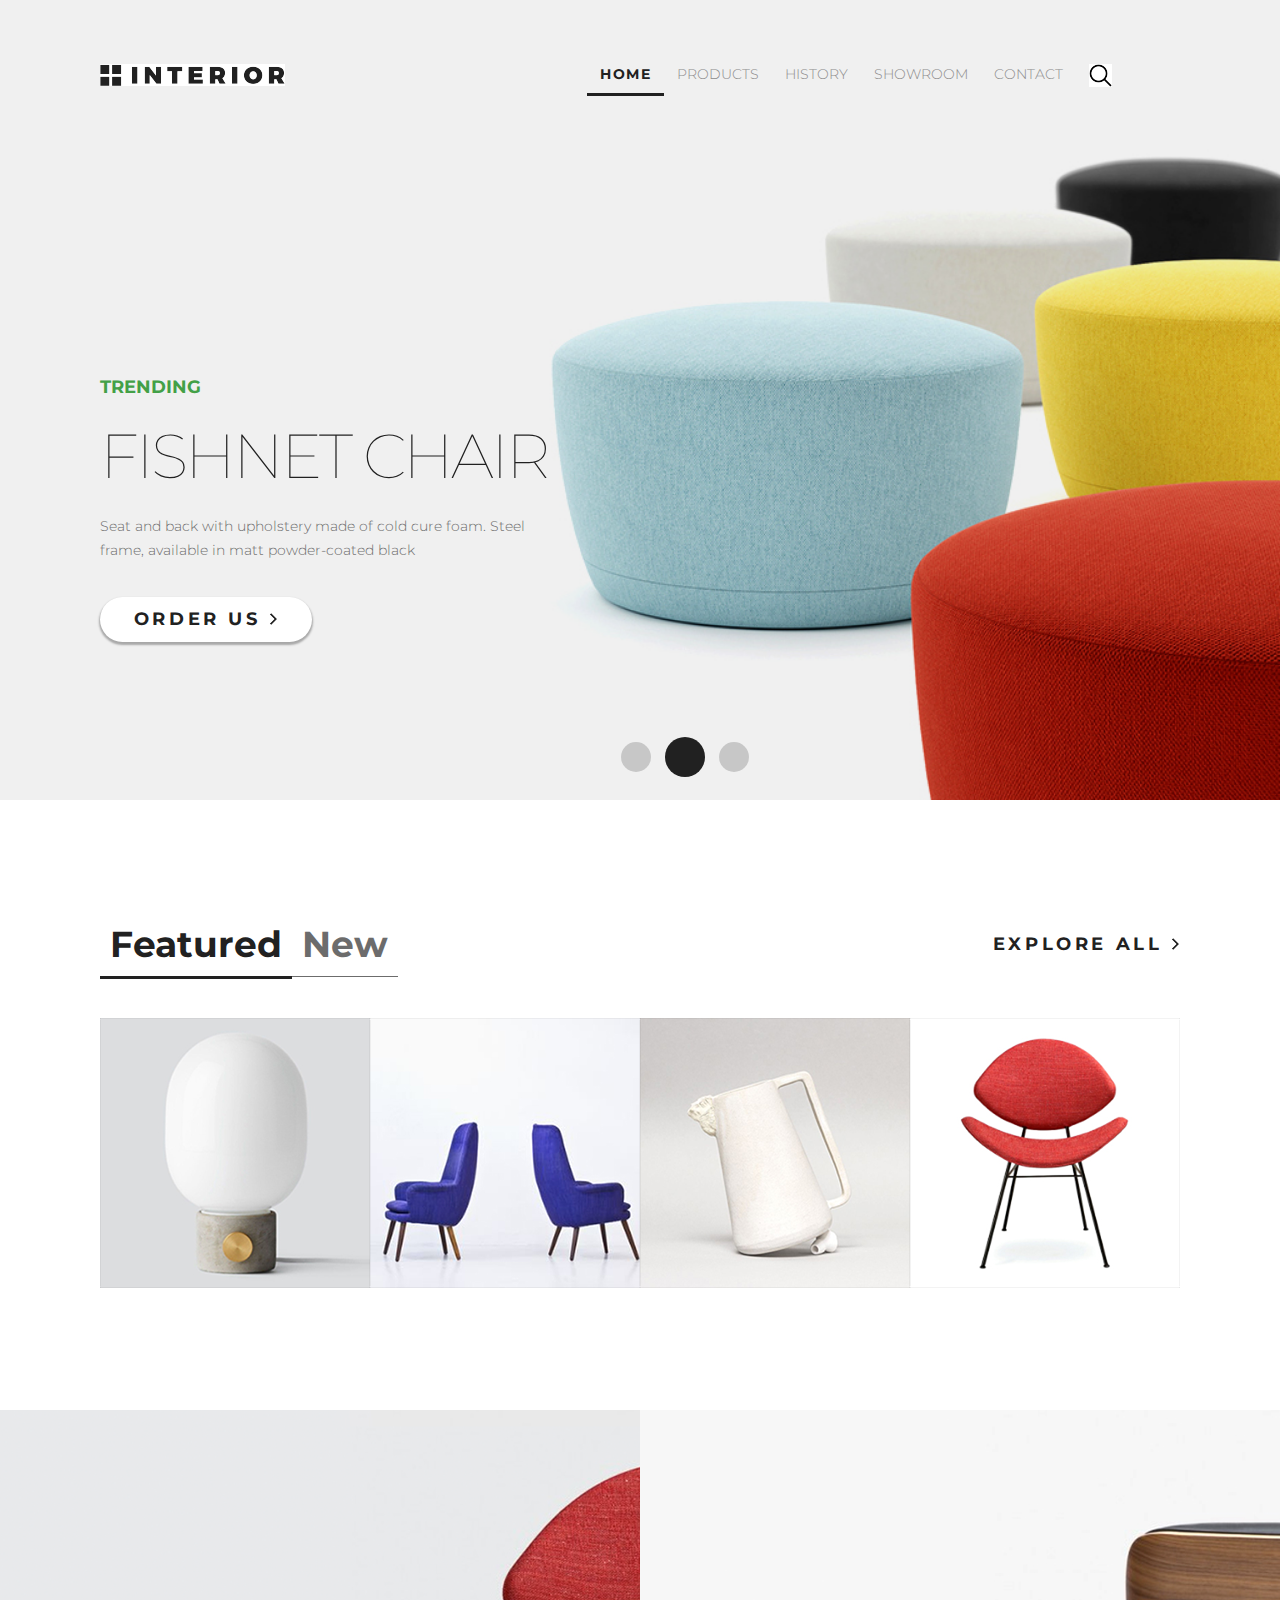
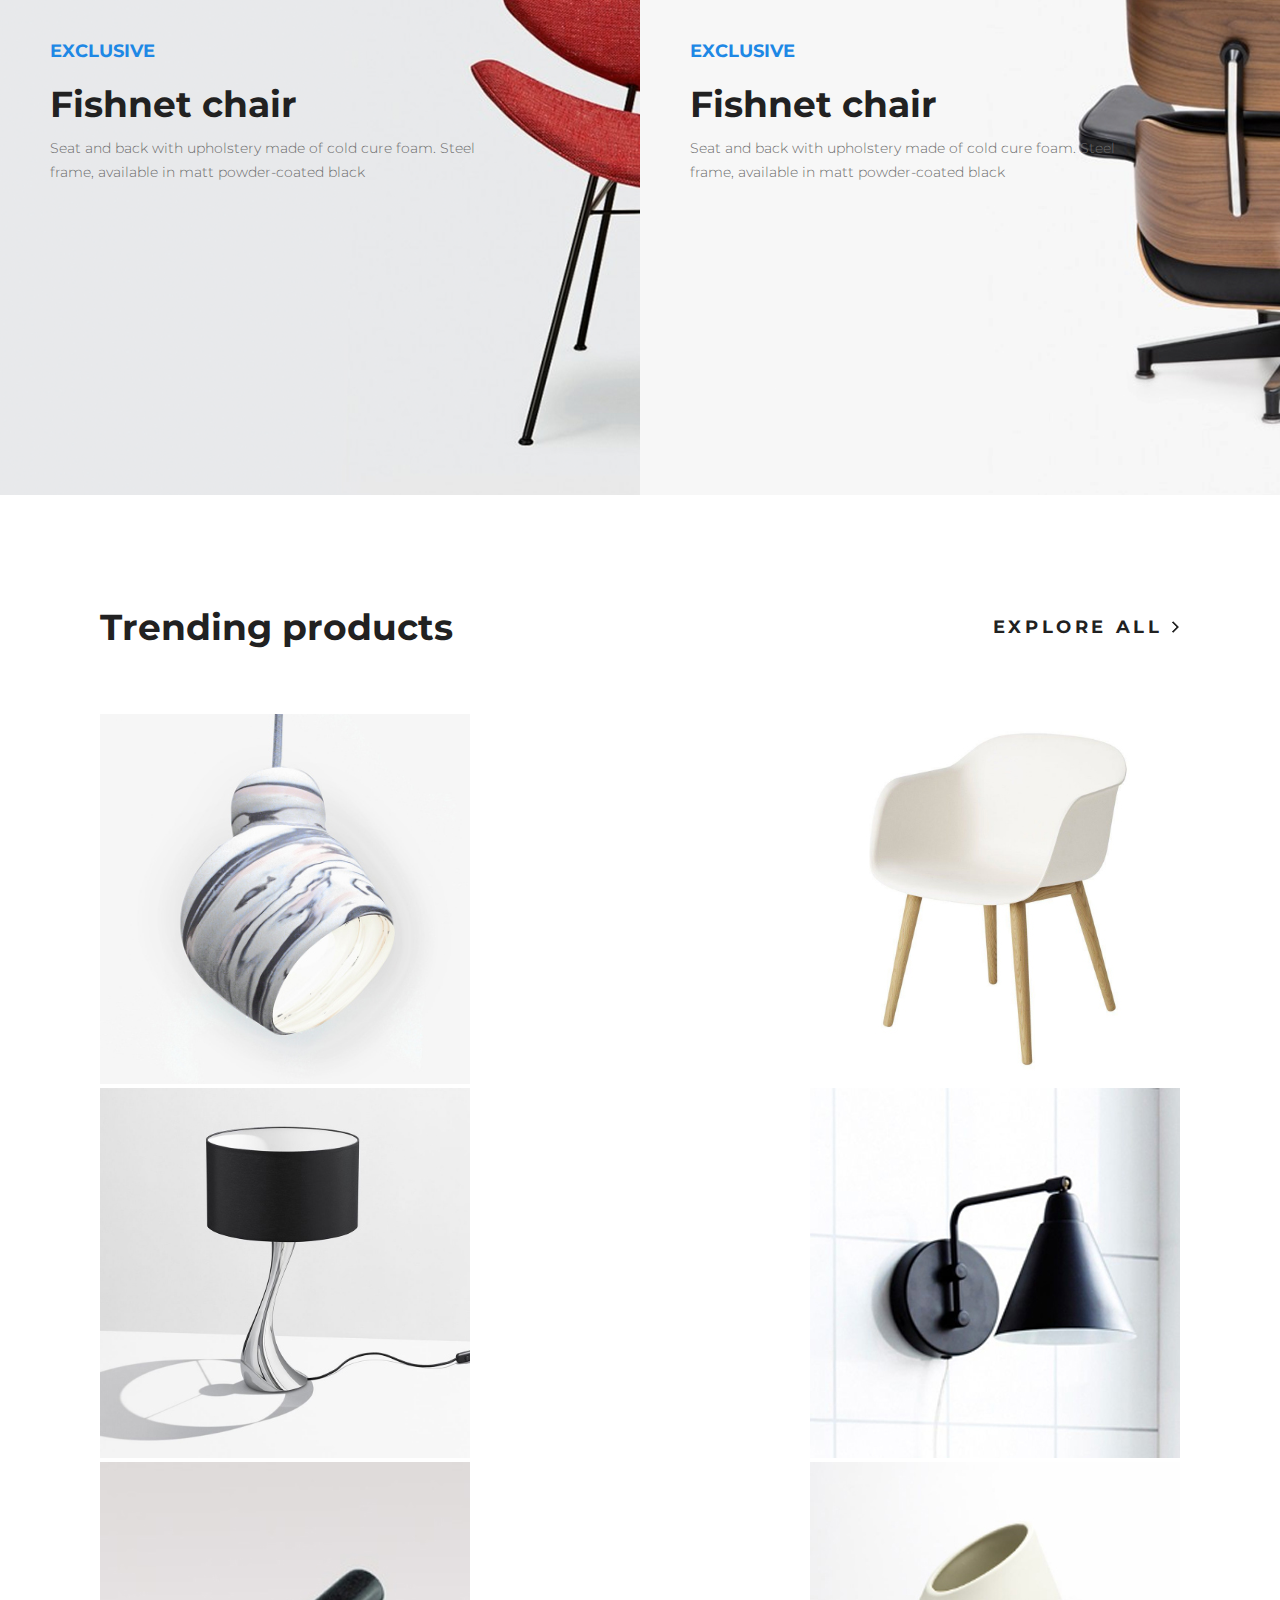
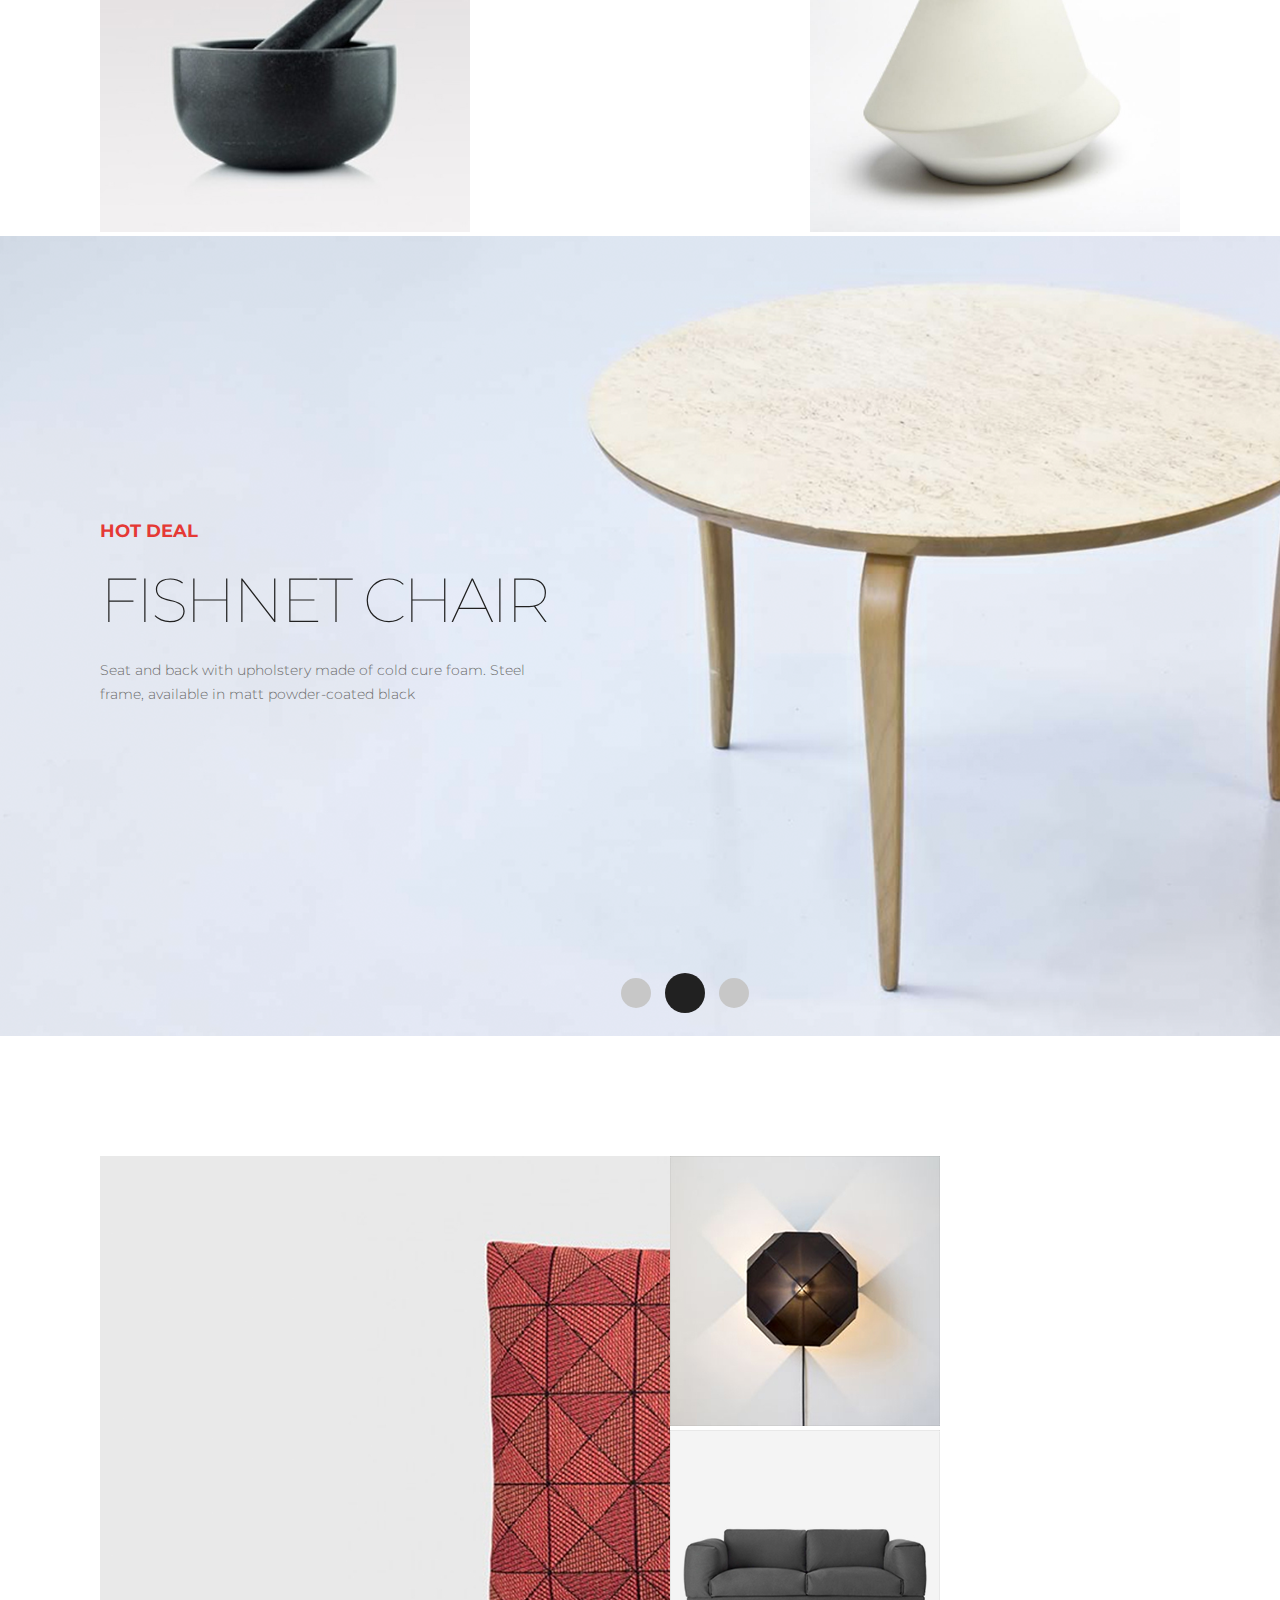
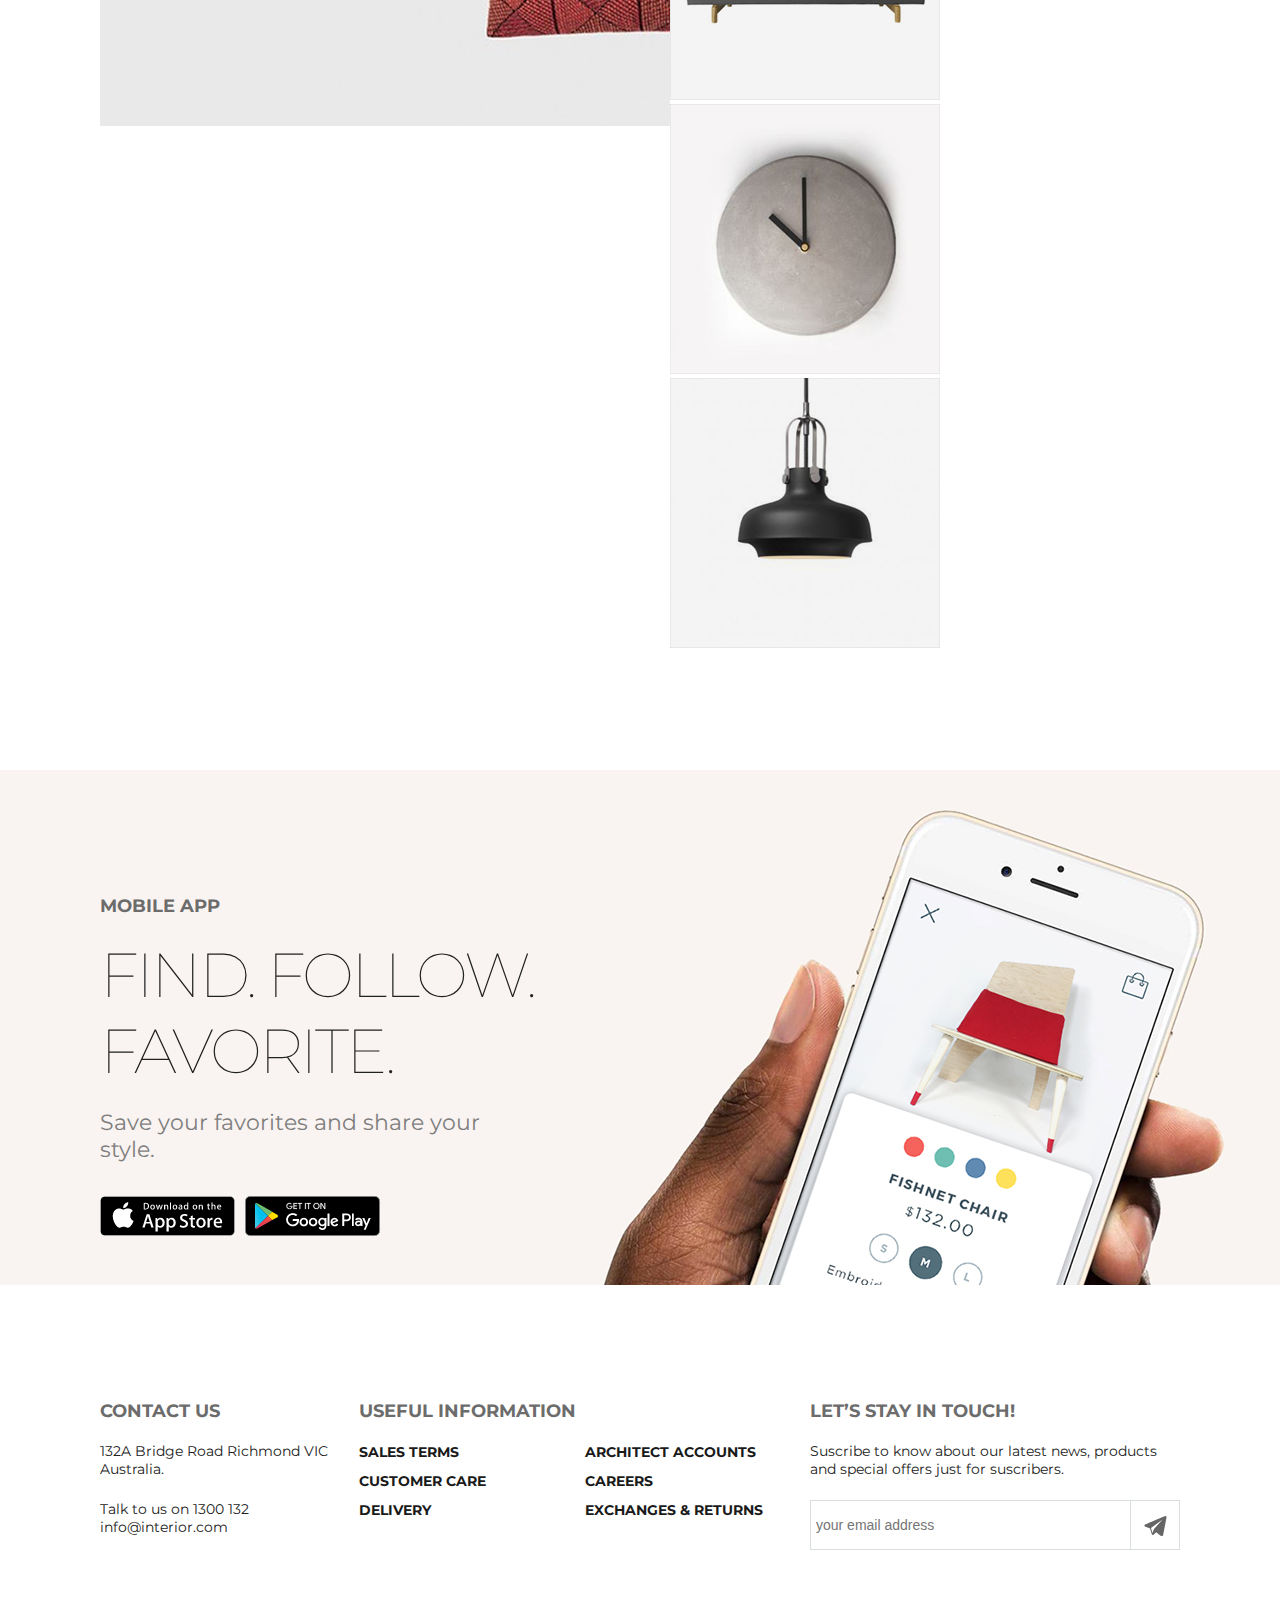
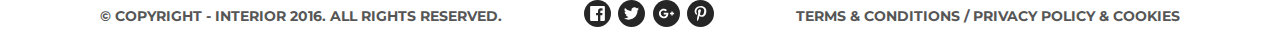
<file: index.html>
<!DOCTYPE html>
<html lang="en">

<head>
    <meta charset="UTF-8">
    <meta name="viewport" content="width=device-width, initial-scale=1.0">
    <title>Good Shop</title>
    <link href="https://fonts.googleapis.com/css2?family=Montserrat:wght@100;300;400;700&display=swap" rel="stylesheet">
    <link rel="stylesheet" href="style.css">
</head>

<body>
    <div class="container">
        <div class="slider">
            <header>
                <a href="#" class="logo"><img src="img/logo.svg" alt="logo"></a>
                <ul class="menu">
                    <li class="menu__list-item menu--active">
                        <a href="#" class="menu__link">Home</a>
                    </li>
                    <li class="menu__list-item">
                        <a href="product.html" class="menu__link">Products</a>
                    </li>
                    <li class="menu__list-item">
                        <a href="#" class="menu__link">History</a>
                    </li>
                    <li class="menu__list-item">
                        <a href="product-show.html" class="menu__link">Showroom</a>
                    </li>
                    <li class="menu__list-item">
                        <a href="contacts.html" class="menu__link">Contact</a>
                    </li>
                    <li class="menu__list-item">
                        <a href="#" class="menu__link"><img src="img/icon-search.svg" alt="icon search"></a>
                    </li>
                </ul>
            </header>
            <div class="slider__text">
                <p class="first-text first-text--green">Trending</p>
                <h2 class="heading">Fishnet chair</h2>
                <p class="text">Seat and back with upholstery made of cold cure foam. Steel frame, available in matt
                    powder-coated black</p>
                <a href="#" class="btn">order us <img src="img/icon-arrow.svg" alt="icon arrow"></a>
            </div>
            <div class="slider__pagination">
                <a href="#" class="circle "></a>
                <a href="#" class="circle circle--active"></a>
                <a href="#" class="circle"></a>
            </div>
        </div>
        <main>
            <div class="featured">
                <div class="featured__control">
                    <ul class="featured__tabs">
                        <li class="tab__item"><a href="#" class="tab__link tab__link--active">Featured</a></li>
                        <li class="tab__item"><a href="#" class="tab__link">New</a></li>
                    </ul>
                    <a href="#" class="featured__btn">Explore all <img src="img/icon-arrow.svg" alt="icon arrow"></a>
                </div>
                <ul class="featured__products">
                    <li class="product__item">
                        <div class="hover">
                            <a href="#" class="btn--hover"><img src="img/icon-arrow.svg" alt="icon arrow"></a>
                            <h3 class="heading--hover">Fishnet chair</h3>
                            <p class="text--hover">Seat and back with upholstery made of cold cure foam</p>
                        </div>
                        <a href="#" class="product__link">

                            <img src="img/product-1.png" alt="product 1">
                        </a>
                    </li>
                    <li class="product__item">
                        <div class="hover">
                            <a href="#" class="btn--hover"><img src="img/icon-arrow.svg" alt="icon arrow"></a>
                            <h3 class="heading--hover">Fishnet chair</h3>
                            <p class="text--hover">Seat and back with upholstery made of cold cure foam</p>
                        </div>
                        <a href="#" class="product__link"><img src="img/product-2.png" alt="product 2"></a>
                    </li>
                    <li class="product__item">
                        <div class="hover">
                            <a href="#" class="btn--hover"><img src="img/icon-arrow.svg" alt="icon arrow"></a>
                            <h3 class="heading--hover">Fishnet chair</h3>
                            <p class="text--hover">Seat and back with upholstery made of cold cure foam</p>
                        </div>
                        <a href="#" class="product__link"><img src="img/product-3.png" alt="product 3"></a>
                    </li>
                    <li class="product__item">
                        <div class="hover">
                            <a href="#" class="btn--hover"><img src="img/icon-arrow.svg" alt="icon arrow"></a>
                            <h3 class="heading--hover">Fishnet chair</h3>
                            <p class="text--hover">Seat and back with upholstery made of cold cure foam</p>
                        </div>
                        <a href="#" class="product__link"><img src="img/product-4.png" alt="product 4"></a>
                    </li>
                </ul>
            </div>
            <div class="promo">
                <div class="promo__column column1">
                    <div class="promo__column__text">
                        <p class="first-text first-text--blue">Exclusive</p>
                        <h3 class="heading">Fishnet chair</h3>
                            <p class="text">Seat and back with upholstery made of cold cure foam. Steel frame, available
                                in matt powder-coated black</p>
                            <a href="#" class="btn">order us <img src="img/icon-arrow.svg" alt="icon arrow"></a>
                    </div>
                </div>

                <div class="promo__column column2">
                    <div class="promo__column__text">
                        <p class="first-text first-text--blue">Exclusive</p>
                        <h3 class="heading">Fishnet chair</h3>
                            <p class="text">Seat and back with upholstery made of cold cure foam. Steel frame, available
                                in matt powder-coated black</p>
                            <a href="#" class="btn">order us <img src="img/icon-arrow.svg" alt="icon arrow"></a>
                    </div>
                </div>
            </div>
            <div class="trending">
                <div class="trending__text">
                    <h3 class="heading">Trending products</h3>
                    <a href="#" class="featured__btn">Explore all <img src="img/icon-arrow.svg" alt="icon arrow"></a>
                </div>
                <ul class="trending__products">
                    <li class="trending__item"><a href="#" class="trending__link"><img src="img/product-11.png"
                                alt="product 1"></a></li>
                    <li class="trending__item"><a href="#" class="trending__link"><img src="img/product-21.png"
                                alt="product 2"></a></li>
                    <li class="trending__item"><a href="#" class="trending__link"><img src="img/product-31.png"
                                alt="product 3"></a></li>
                    <li class="trending__item"><a href="#" class="trending__link"><img src="img/product-41.png"
                                alt="product 4"></a></li>
                    <li class="trending__item"><a href="#" class="trending__link"><img src="img/product-5.png"
                                alt="product 3"></a></li>
                    <li class="trending__item"><a href="#" class="trending__link"><img src="img/product-6.png"
                                alt="product 4"></a></li>
                </ul>
            </div>
            <div class="hot-deals">
                <div class="slider__text">
                    <p class="first-text first-text--red">Hot deal</p>
                    <h2 class="heading">Fishnet chair</h2>
                    <p class="text">Seat and back with upholstery made of cold cure foam. Steel frame, available in matt
                        powder-coated black</p>
                    <a href="#" class="btn">order us <img src="img/icon-arrow.svg" alt="icon arrow"></a>
                </div>
                <div class="slider__pagination">
                    <a href="#" class="circle "></a>
                    <a href="#" class="circle circle--active"></a>
                    <a href="#" class="circle"></a>
                </div>
            </div>
            <div class="exlusive">
                <div class="exclusive__column">
                    <div class="exclusive__column__text">
                        <p class="first-text first-text--blue">Exclusive</p>
                        <h3 class="heading">Fishnet chair</h3>
                            <p class="text">Seat and back with upholstery made of cold cure foam. Steel frame, available
                                in matt</p>
                            <a href="#" class="btn">order us <img src="img/icon-arrow.svg" alt="icon arrow"></a>
                    </div>
                    <a href="#" class="exclusive__link"><img src="img/product-1-lg.png" alt="product 1"></a>
                </div>

                <ul class="exclusive__products">
                    <li class="exclusive__item"><img src="img/product-2-sm.png" alt="product 1"></li>
                    <li class="exclusive__item"><img src="img/product-3-sm.png" alt="product 2"></li>
                    <li class="exclusive__item"><img src="img/product-4-sm.png" alt="product 3"></li>
                    <li class="exclusive__item"><img src="img/product-5-sm.png" alt="product 4"></li>
                </ul>

            </div>
            <div class="mobile-app">
                <div class="mobile__text">
                    <p class="first-text first-text--black">Mobile app</p>
                    <h2 class="heading">Find. Follow. Favorite.</h2>
                    <p class="mobile-text">Save your favorites and share your style.</p>
                    <ul class="app-btn">
                        <li class="btn-item"><a href="#" class="app-btn-link"><img src="img/btn1.svg"
                                    alt="icon arrow"></a></li>
                        <li class="btn-item"><a href="#" class="app-btn-link"><img src="img/btn2.svg"
                                    alt="icon arrow"></a></li>
                    </ul>


                </div>
            </div>
        </main>
        <footer>
            <div class="footer__content">
                <div class="contact-us">
                    <h4 class="first-text first-text--black">Contact us</h4>
                    <p class="footer__text">132A Bridge Road Richmond VIC
                        Australia.</p>
                    <p class="footer__text">Talk to us on 1300 132
                        info@interior.com</p>
                </div>
                <div class="useful">
                    <h4 class="first-text first-text--black">Useful information</h4>
                    <div class="footer__columns">
                        <ul class="useful__list">
                            <li class="useful__item"><a href="#" class="useful__link">Sales terms</a></li>
                            <li class="useful__item"><a href="#" class="useful__link">Customer care</a></li>
                            <li class="useful__item"><a href="#" class="useful__link">Delivery</a></li>
                        </ul>
                        <ul class="useful__list">
                            <li class="useful__item"><a href="#" class="useful__link">Architect accounts</a></li>
                            <li class="useful__item"><a href="#" class="useful__link">Careers</a></li>
                            <li class="useful__item"><a href="#" class="useful__link">Exchanges & returns</a></li>
                        </ul>
                    </div>

                </div>
                <div class="subscribe">
                    <h4 class="first-text first-text--black">Let’s Stay in Touch!</h4>
                    <p class="footer__text">Suscribe to know about our latest news, products and special offers
                        just for suscribers.</p>
                    <form action="#">
                        <div class="footer__search">
                            <input type="text" placeholder="your email address" class="footer__input">
                            <button class="footer__btn"><img src="img/icons8-телеграмма-app.svg" alt="serch"></button>
                        </div>

                    </form>
                </div>
            </div>
            <div class="footer__information">
                <p class="footer__information__text">
                    &copy; Copyright - INTERIOR 2016. All Rights Reserved.
                </p>
                <ul class="socials">
                    <li class="social__item"><a href="#" class="social__link"><img src="img/Facebook_2.svg"
                                alt="social"></a></li>
                    <li class="social__item"><a href="#" class="social__link"><img src="img/Twitter_2.svg"
                                alt="social"></a></li>
                    <li class="social__item"><a href="#" class="social__link"><img src="img/Google+_2.svg"
                                alt="social"></a></li>
                    <li class="social__item"><a href="#" class="social__link"><img src="img/Pinterest_2.svg"
                                alt="social"></a></li>
                </ul>
                <p class="footer__information__text">
                    Terms & Conditions / Privacy policy & Cookies
                </p>

            </div>
        </footer>
    </div>
</body>

</html>
</file>
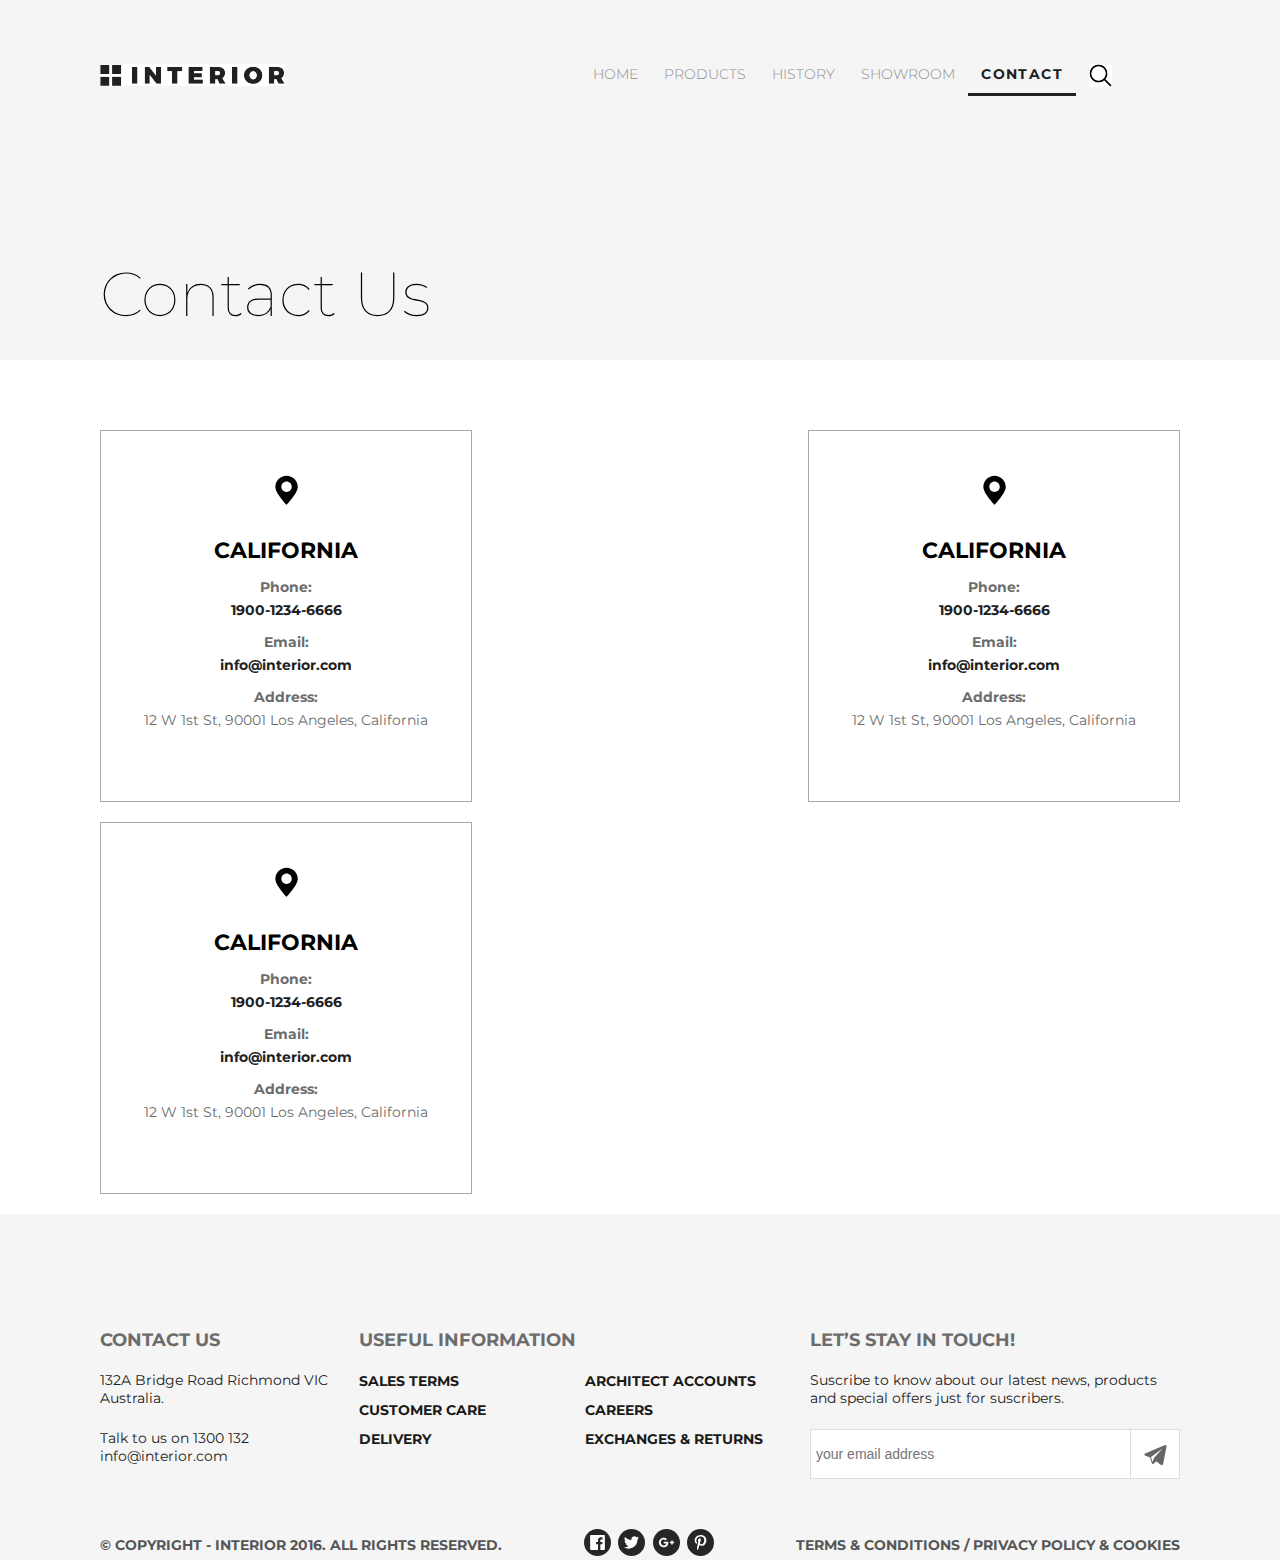
<file: contacts.html>
<!DOCTYPE html>
<html lang="en">

<head>
    <meta charset="UTF-8">
    <meta name="viewport" content="width=device-width, initial-scale=1.0">
    <title>Contacts</title>
    <link href="https://fonts.googleapis.com/css2?family=Montserrat:wght@100;300;400;700&display=swap" rel="stylesheet">
    <link rel="stylesheet" href="style.css">
</head>

<body>
    <div class="container">
        <div class="hero">
            <header>
                <a href="#" class="logo"><img src="img/logo.svg" alt="logo"></a>
                <ul class="menu">
                    <li class="menu__list-item ">
                        <a href="index.html" class="menu__link">Home</a>
                    </li>
                    <li class="menu__list-item">
                        <a href="product.html" class="menu__link">Products</a>
                    </li>
                    <li class="menu__list-item">
                        <a href="#" class="menu__link">History</a>
                    </li>
                    <li class="menu__list-item">
                        <a href="product-show.html" class="menu__link">Showroom</a>
                    </li>
                    <li class="menu__list-item  menu--active">
                        <a href="#" class="menu__link">Contact</a>
                    </li>
                    <li class="menu__list-item">
                        <a href="#" class="menu__link"><img src="img/icon-search.svg" alt="icon search"></a>
                    </li>
                </ul>
            </header>
            <h1 class="hero__heading">
                Contact Us
            </h1>
        </div>



        <main>
            <div class="contact__content">
                <ul class="location">
                    <li class="location__item">
                        <img src="img/marker.svg" alt="geo" class="location__img">
                        <h2 class="location__heading">California</h2>
                        <h4 class="location__heading">Phone:</h4>
                        <p class="location__text">1900-1234-6666</p>
                        <h4 class="location__heading">Email:</h4>
                        <p class="location__text">info@interior.com</p>
                        <h4 class="location__heading">Address:</h4>
                        <p class="text-address">12 W 1st St, 90001 Los Angeles, California</p>
                    </li>
                    <li class="location__item">
                        <img src="img/marker.svg" alt="geo" class="location__img">
                        <h2 class="location__heading">California</h2>
                        <h4 class="location__heading">Phone:</h4>
                        <p class="location__text">1900-1234-6666</p>
                        <h4 class="location__heading">Email:</h4>
                        <p class="location__text">info@interior.com</p>
                        <h4 class="location__heading">Address:</h4>
                        <p class="text-address">12 W 1st St, 90001 Los Angeles, California</p>
                    </li>
                    <li class="location__item">
                        <img src="img/marker.svg" alt="geo" class="location__img">
                        <h2 class="location__heading">California</h2>
                        <h4 class="location__heading">Phone:</h4>
                        <p class="location__text">1900-1234-6666</p>
                        <h4 class="location__heading">Email:</h4>
                        <p class="location__text">info@interior.com</p>
                        <h4 class="location__heading">Address:</h4>
                        <p class="text-address">12 W 1st St, 90001 Los Angeles, California</p>
                    </li>
                </ul>
            </div>
        </main>
        <footer class="contacts">
            <div class="footer__content ">
                <div class="contact-us">
                    <h4 class="first-text first-text--black">Contact us</h4>
                    <p class="footer__text">132A Bridge Road Richmond VIC
                        Australia.</p>
                    <p class="footer__text">Talk to us on 1300 132
                        info@interior.com</p>
                </div>
                <div class="useful">
                    <h4 class="first-text first-text--black">Useful information</h4>
                    <div class="footer__columns">
                        <ul class="useful__list">
                            <li class="useful__item"><a href="#" class="useful__link">Sales terms</a></li>
                            <li class="useful__item"><a href="#" class="useful__link">Customer care</a></li>
                            <li class="useful__item"><a href="#" class="useful__link">Delivery</a></li>
                        </ul>
                        <ul class="useful__list">
                            <li class="useful__item"><a href="#" class="useful__link">Architect accounts</a></li>
                            <li class="useful__item"><a href="#" class="useful__link">Careers</a></li>
                            <li class="useful__item"><a href="#" class="useful__link">Exchanges & returns</a></li>
                        </ul>
                    </div>

                </div>
                <div class="subscribe">
                    <h4 class="first-text first-text--black">Let’s Stay in Touch!</h4>
                    <p class="footer__text">Suscribe to know about our latest news, products and special offers
                        just for suscribers.</p>
                    <form action="#">
                        <div class="footer__search">
                            <input type="text" placeholder="your email address" class="footer__input">
                            <button class="footer__btn"><img src="img/icons8-телеграмма-app.svg" alt="serch"></button>
                        </div>

                    </form>
                </div>
            </div>
            <div class="footer__information">
                <p class="footer__information__text">
                    &copy; Copyright - INTERIOR 2016. All Rights Reserved.
                </p>
                <ul class="socials">
                    <li class="social__item"><a href="#" class="social__link"><img src="img/Facebook_2.svg"
                                alt="social"></a></li>
                    <li class="social__item"><a href="#" class="social__link"><img src="img/Twitter_2.svg"
                                alt="social"></a></li>
                    <li class="social__item"><a href="#" class="social__link"><img src="img/Google+_2.svg"
                                alt="social"></a></li>
                    <li class="social__item"><a href="#" class="social__link"><img src="img/Pinterest_2.svg"
                                alt="social"></a></li>
                </ul>
                <p class="footer__information__text">
                    Terms & Conditions / Privacy policy & Cookies
                </p>

            </div>
        </footer>
    </div>
</body>

</html>
</file>
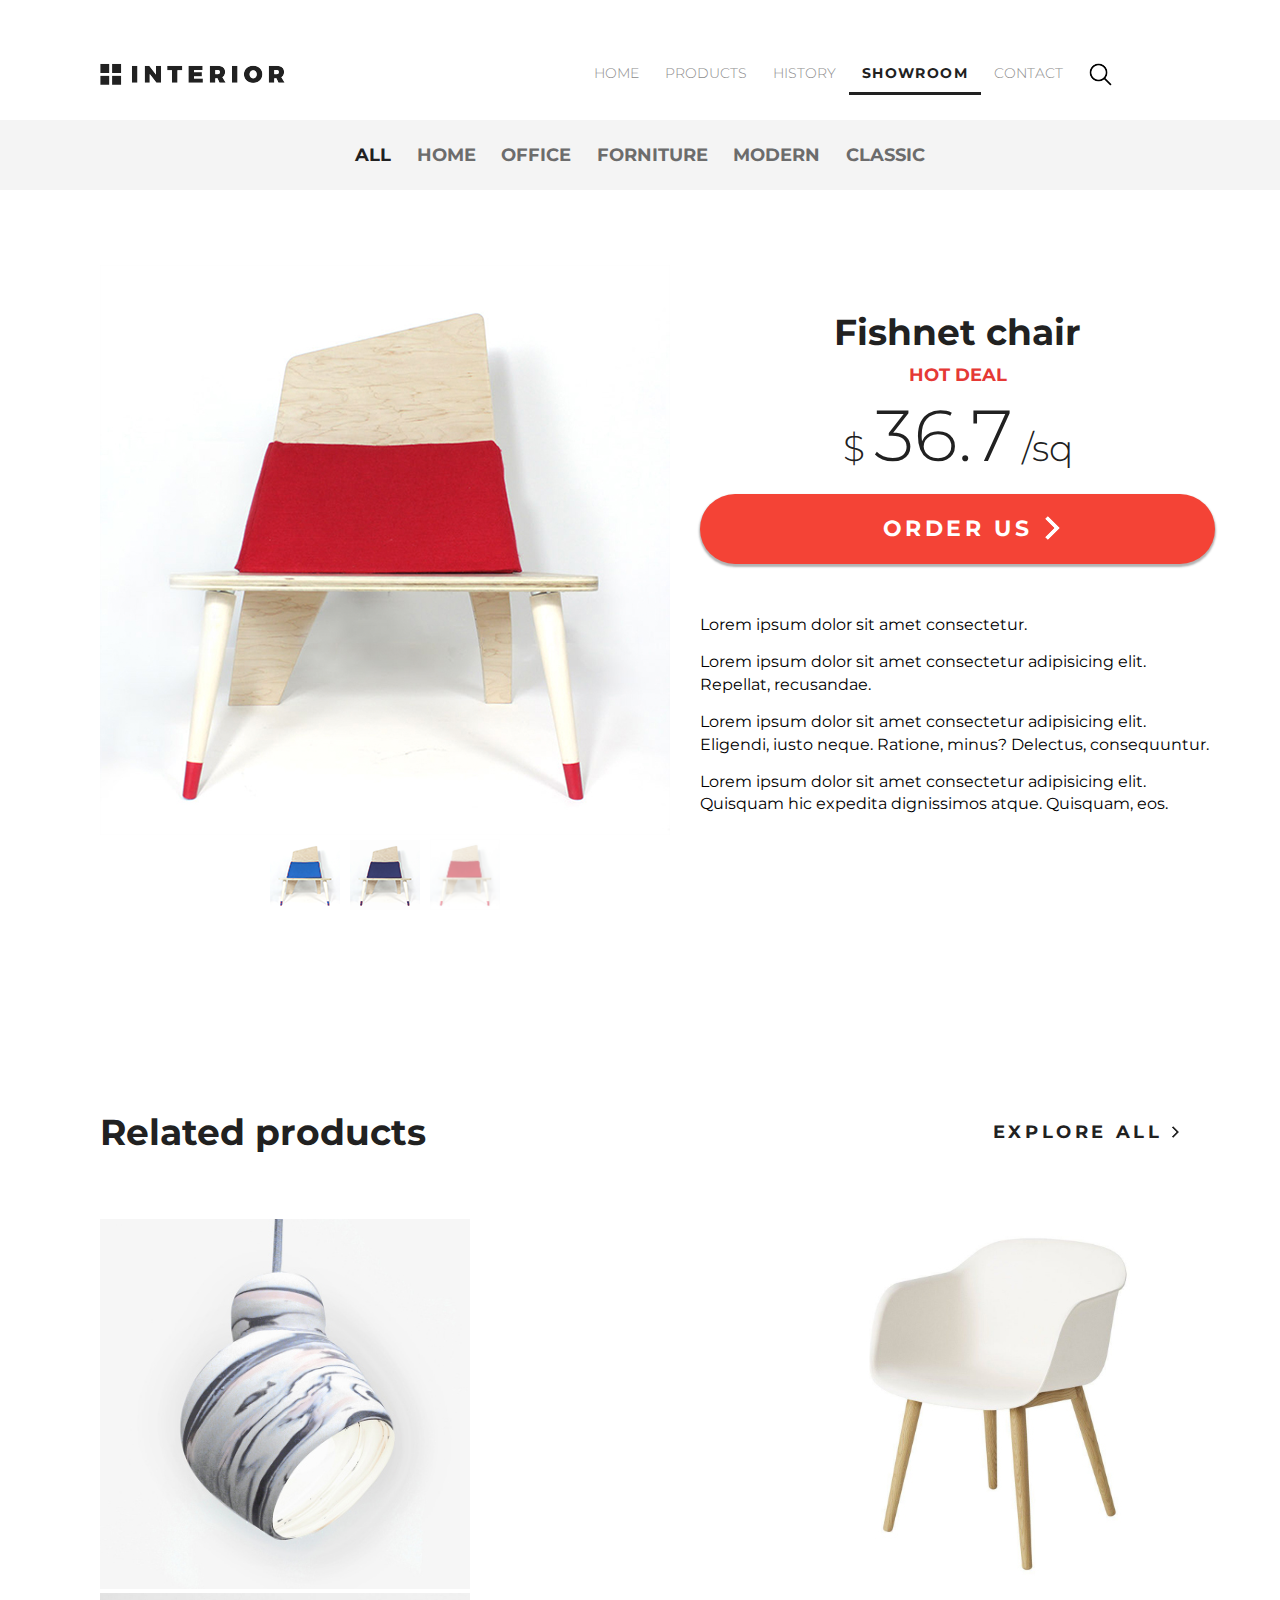
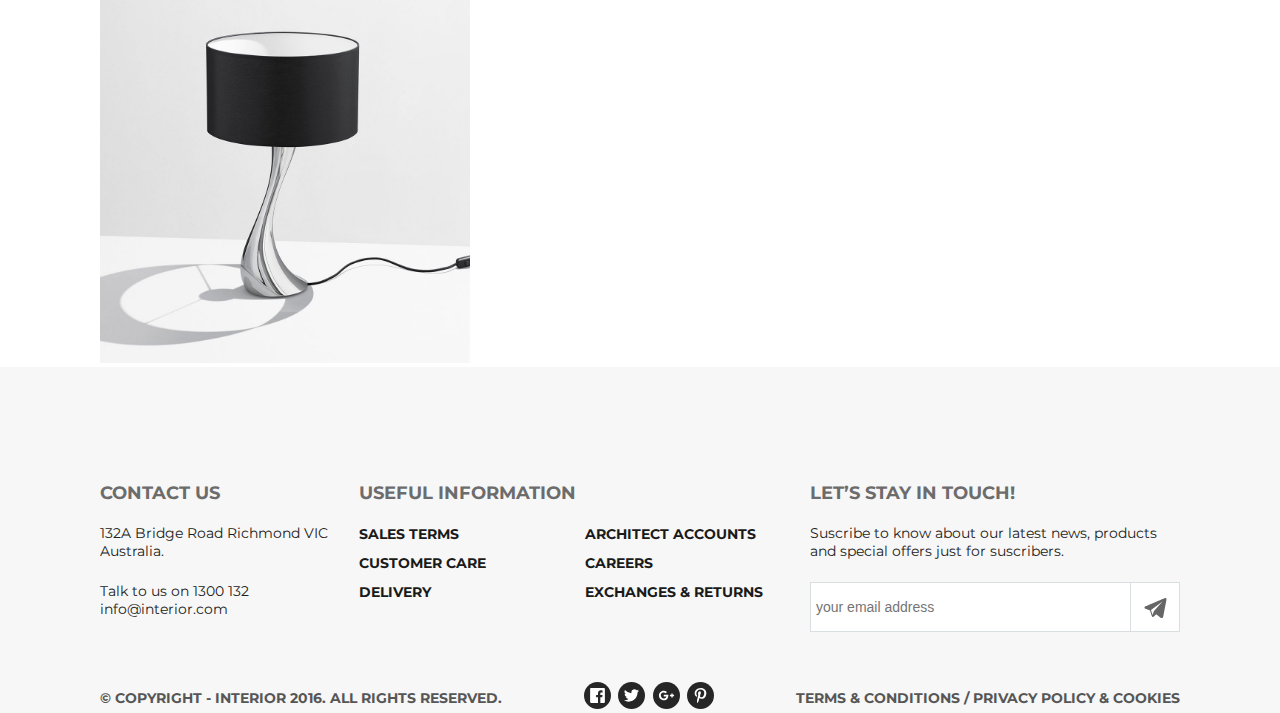
<file: product-show.html>
<!DOCTYPE html>
<html lang="en">

<head>
    <meta charset="UTF-8">
    <meta name="viewport" content="width=device-width, initial-scale=1.0">
    <title>Product Show</title>
    <link href="https://fonts.googleapis.com/css2?family=Montserrat:wght@100;300;400;700&display=swap" rel="stylesheet">
    <link rel="stylesheet" href="style.css">
</head>

<body>
    <div class="container">
        
            <header class="product-show__header">
                <a href="#" class="logo"><img src="img/logo.svg" alt="logo"></a>
                <ul class="menu">
                    <li class="menu__list-item ">
                        <a href="index.html" class="menu__link">Home</a>
                    </li>
                    <li class="menu__list-item">
                        <a href="product.html" class="menu__link">Products</a>
                    </li>
                    <li class="menu__list-item">
                        <a href="#" class="menu__link">History</a>
                    </li>
                    <li class="menu__list-item menu--active">
                        <a href="#" class="menu__link">Showroom</a>
                    </li>
                    <li class="menu__list-item">
                        <a href="contacts.html" class="menu__link">Contact</a>
                    </li>
                    <li class="menu__list-item">
                        <a href="#" class="menu__link"><img src="img/icon-search.svg" alt="icon search"></a>
                    </li>
                </ul>
            </header>
            
        <main>

            <div class="product-show__details">
                <ul class="product-show__list">
                    <li class="product-show__item product-show__item--active"><a href="#" class="product-show__link">All</a></li>
                    <li class="product-show__item"><a href="#" class="product-show__link">Home</a></li>
                    <li class="product-show__item"><a href="#" class="product-show__link">Office</a></li>
                    <li class="product-show__item"><a href="#" class="product-show__link">Forniture</a></li>
                    <li class="product-show__item"><a href="#" class="product-show__link">Modern</a></li>
                    <li class="product-show__item"><a href="#" class="product-show__link">Classic</a></li>
                </ul>
                <div class="product-show__content">
                    <div class="column">
                        <img src="img/slider1.png" alt="big red product" class="product-show__big-img">
                        <ul class="row__images">
                            <li class="image__item "><a href="#" class="image__link"><img src="img/controll1.png" alt="small product 1" class="image"></a></li>
                            <li class="image__item"><a href="#" class="image__link"><img src="img/controll11.png" alt="small product 2" class="image"></a></li>
                            <li class="image__item image__item--active"><a href="#" class="image__link"><img src="img/slider1.png" alt="small product 3" class="image"></a></li>
                        </ul>
                    </div>
                    <div class="column">
                        <h2 class="column__heading">Fishnet chair</h2>
                        <h4 class="red__heading">Hot deal</h4>
                        <p class="product-show__price">$ <span class="big">36.7</span> /sq</p>
                        <a href="#" class="product-show__btn">order us <img src="img/arrow-2.svg" alt="icon arrow"></a>
                        <p class="product-show">Lorem ipsum dolor sit amet consectetur.</p>
                        <p class="product-show">Lorem ipsum dolor sit amet consectetur adipisicing elit. Repellat, recusandae.</p>
                        <p class="product-show">Lorem ipsum dolor sit amet consectetur adipisicing elit. Eligendi, iusto neque. Ratione, minus? Delectus, consequuntur.</p>
                        <p class="product-show">Lorem ipsum dolor sit amet consectetur adipisicing elit. Quisquam hic expedita dignissimos atque. Quisquam, eos.</p>
                    </div>
                </div>
            </div>

            <div class="trending related">
                <div class="trending__text">
                    <h3 class="heading">Related products</h3>
                    <a href="#" class="featured__btn">Explore all <img src="img/icon-arrow.svg" alt="icon arrow"></a>
                </div>
                <ul class="trending__products">
                    <li class="trending__item"><a href="#" class="trending__link"><img src="img/product-11.png"
                                alt="product 1"></a></li>
                    <li class="trending__item"><a href="#" class="trending__link"><img src="img/product-21.png"
                                alt="product 2"></a></li>
                    <li class="trending__item"><a href="#" class="trending__link"><img src="img/product-31.png"
                                alt="product 3"></a></li>
                </ul>
            </div>
            
            
        </main>
        <footer class="product-show__footer">
            <div class="footer__content">
                <div class="contact-us">
                    <h4 class="first-text first-text--black">Contact us</h4>
                    <p class="footer__text">132A Bridge Road Richmond VIC
                        Australia.</p>
                    <p class="footer__text">Talk to us on 1300 132
                        info@interior.com</p>
                </div>
                <div class="useful">
                    <h4 class="first-text first-text--black">Useful information</h4>
                    <div class="footer__columns">
                        <ul class="useful__list">
                            <li class="useful__item"><a href="#" class="useful__link">Sales terms</a></li>
                            <li class="useful__item"><a href="#" class="useful__link">Customer care</a></li>
                            <li class="useful__item"><a href="#" class="useful__link">Delivery</a></li>
                        </ul>
                        <ul class="useful__list">
                            <li class="useful__item"><a href="#" class="useful__link">Architect accounts</a></li>
                            <li class="useful__item"><a href="#" class="useful__link">Careers</a></li>
                            <li class="useful__item"><a href="#" class="useful__link">Exchanges & returns</a></li>
                        </ul>
                    </div>

                </div>
                <div class="subscribe">
                    <h4 class="first-text first-text--black">Let’s Stay in Touch!</h4>
                    <p class="footer__text">Suscribe to know about our latest news, products and special offers
                        just for suscribers.</p>
                    <form action="#">
                        <div class="footer__search">
                            <input type="text" placeholder="your email address" class="footer__input">
                            <button class="footer__btn"><img src="img/icons8-телеграмма-app.svg" alt="serch"></button>
                        </div>

                    </form>
                </div>
            </div>
            <div class="footer__information">
                <p class="footer__information__text">
                    &copy; Copyright - INTERIOR 2016. All Rights Reserved.
                </p>
                <ul class="socials">
                    <li class="social__item"><a href="#" class="social__link"><img src="img/Facebook_2.svg"
                                alt="social"></a></li>
                    <li class="social__item"><a href="#" class="social__link"><img src="img/Twitter_2.svg"
                                alt="social"></a></li>
                    <li class="social__item"><a href="#" class="social__link"><img src="img/Google+_2.svg"
                                alt="social"></a></li>
                    <li class="social__item"><a href="#" class="social__link"><img src="img/Pinterest_2.svg"
                                alt="social"></a></li>
                </ul>
                <p class="footer__information__text">
                    Terms & Conditions / Privacy policy & Cookies
                </p>

            </div>
        </footer>
    </div>
</body>

</html>
</file>
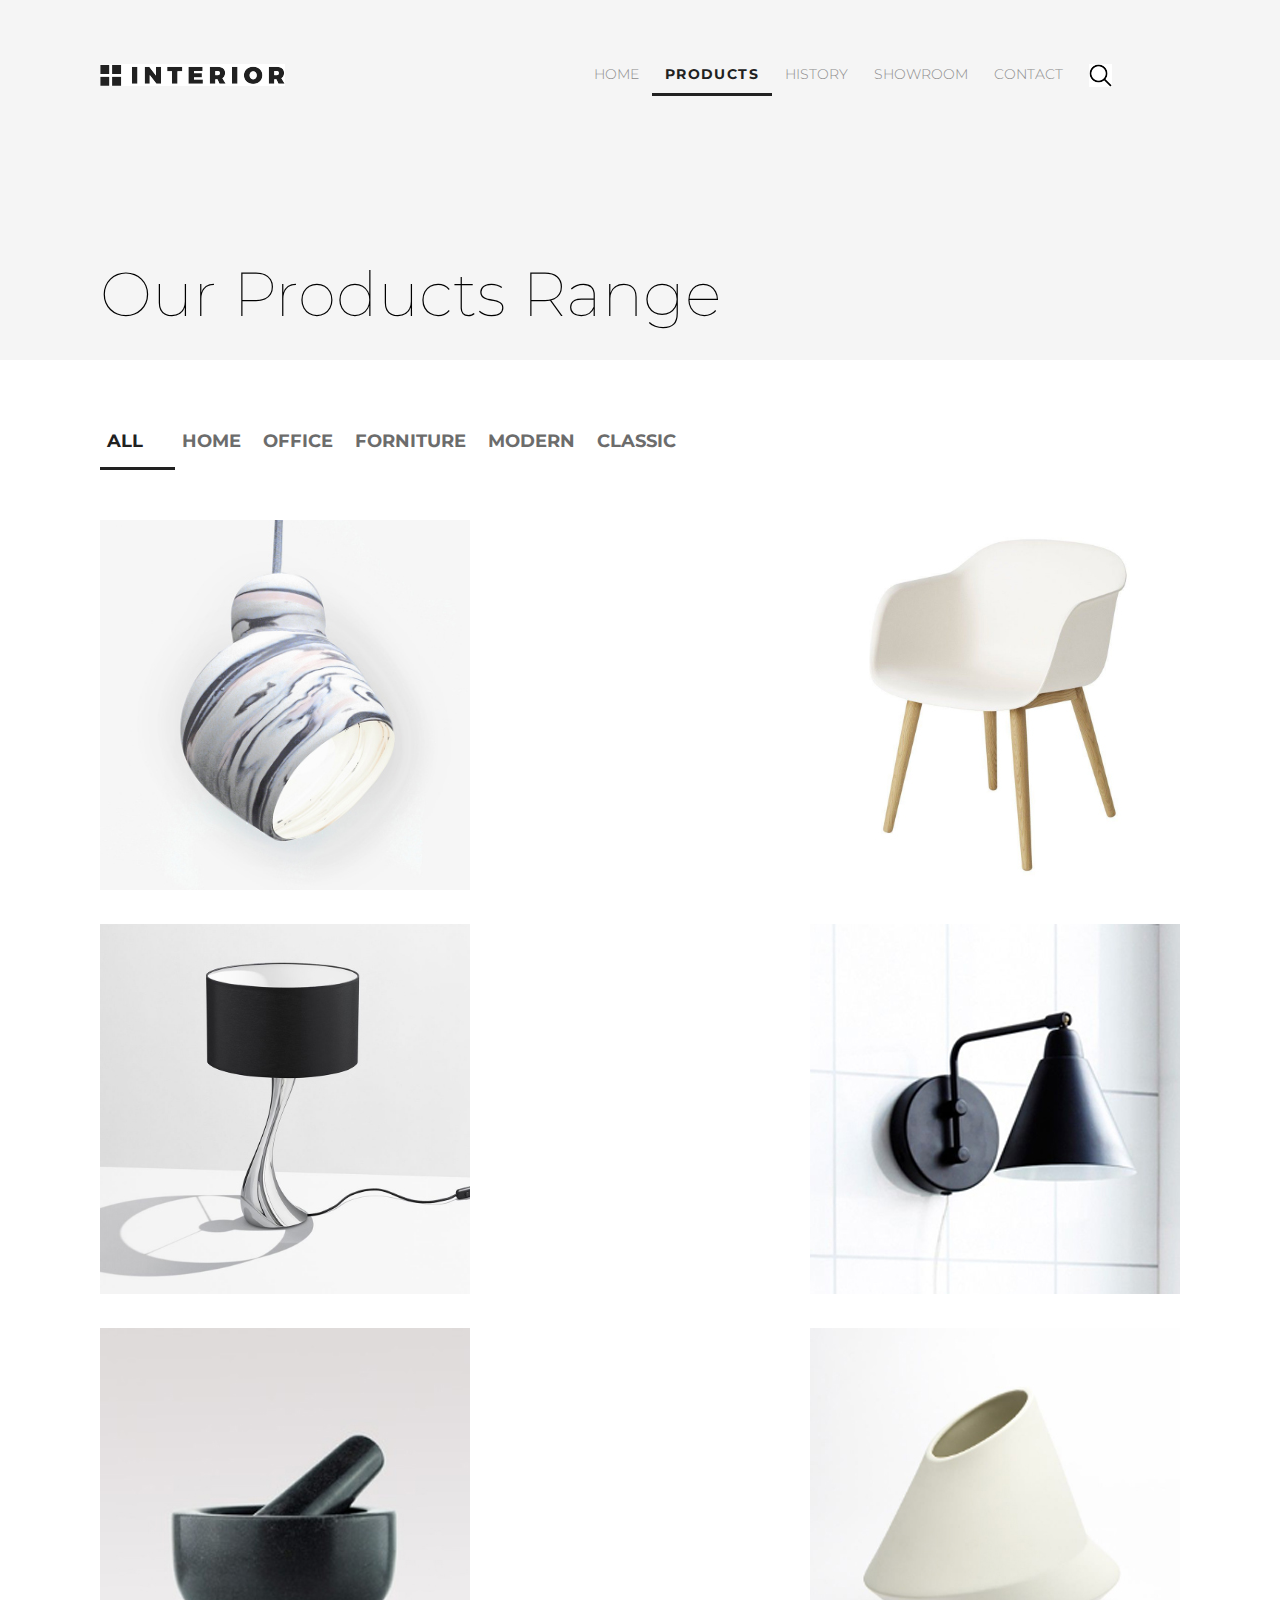
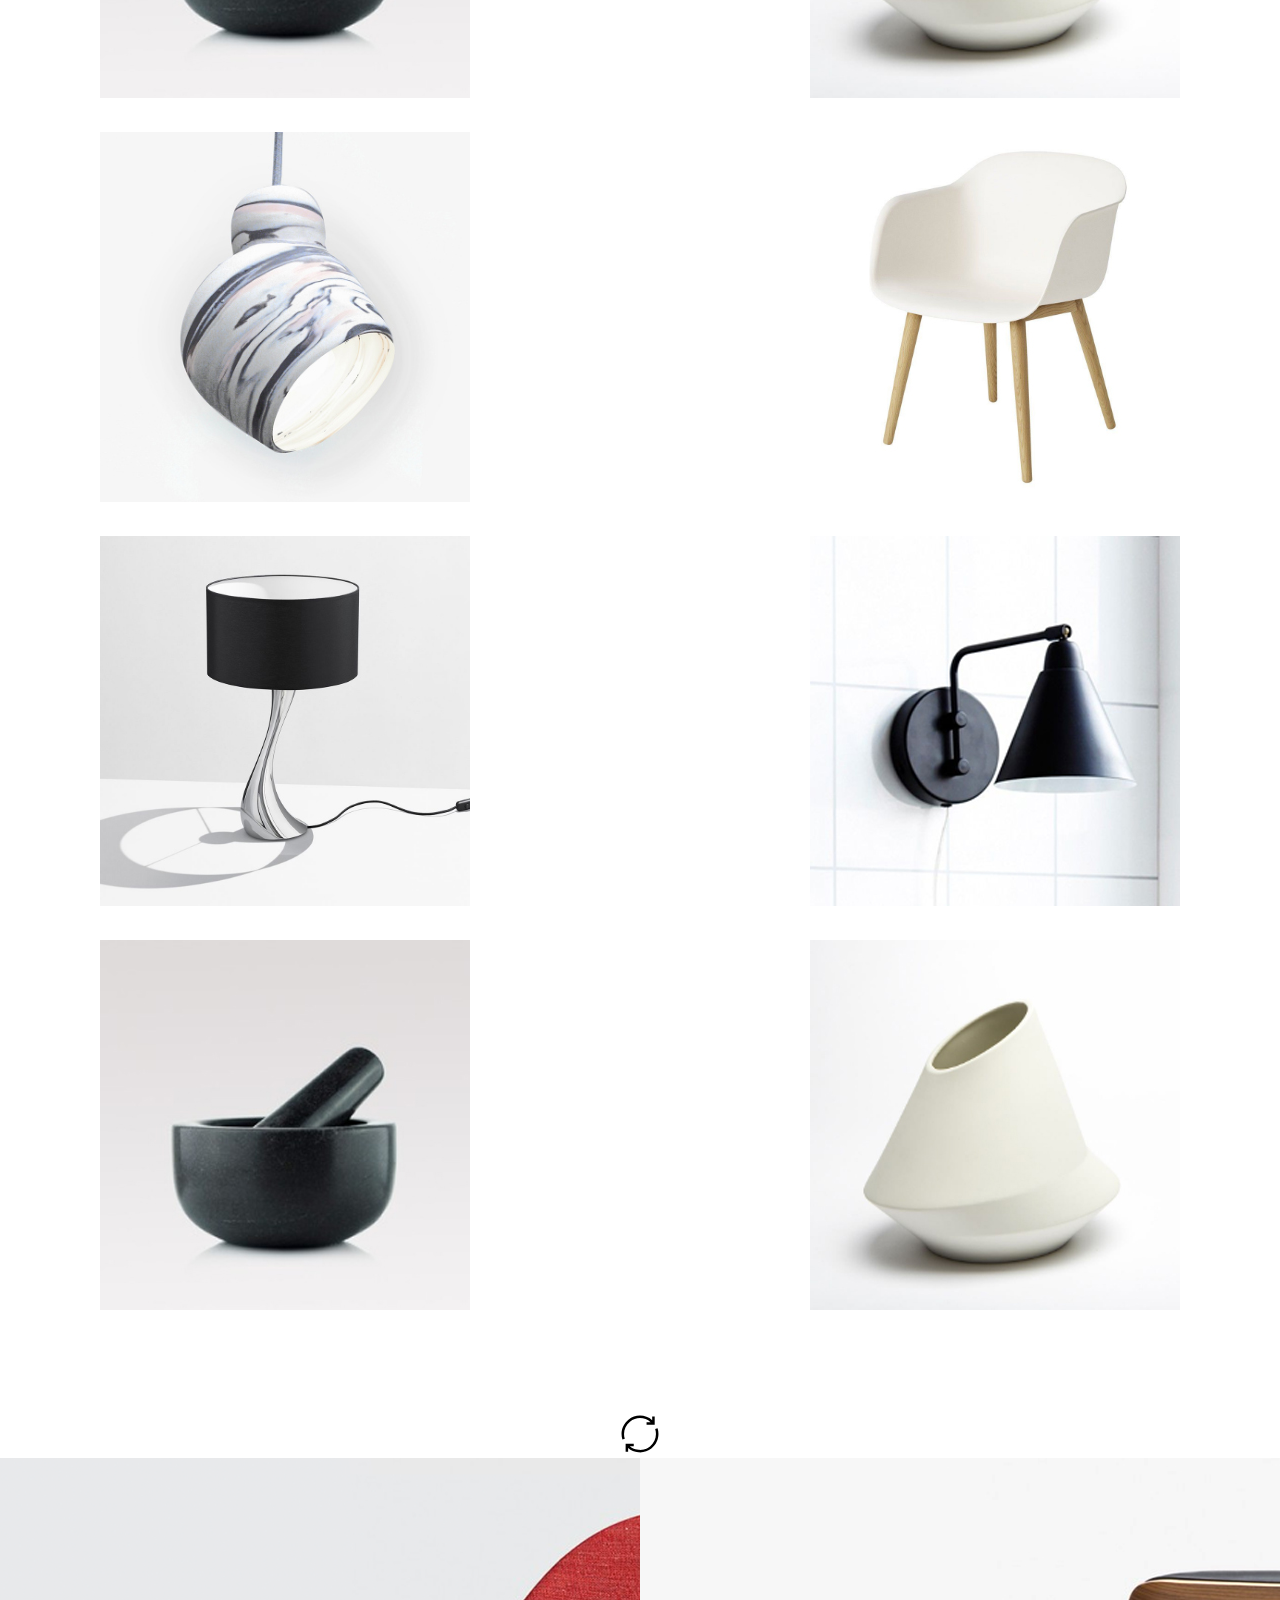
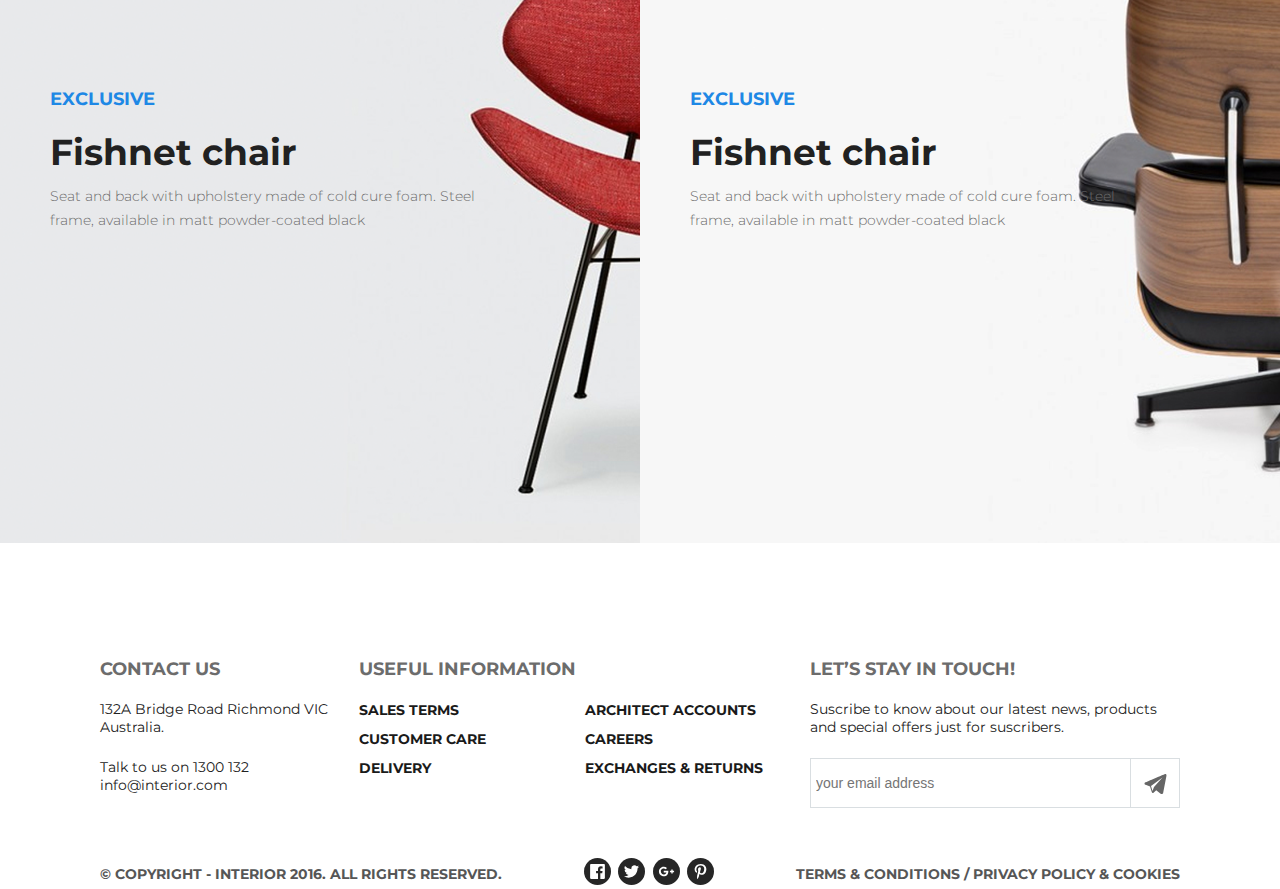
<file: product.html>
<!DOCTYPE html>
<html lang="en">

<head>
    <meta charset="UTF-8">
    <meta name="viewport" content="width=device-width, initial-scale=1.0">
    <title>Product</title>
    <link href="https://fonts.googleapis.com/css2?family=Montserrat:wght@100;300;400;700&display=swap" rel="stylesheet">
    <link rel="stylesheet" href="style.css">
</head>

<body>
    <div class="container">
        <div class="hero">
            <header>
                <a href="#" class="logo"><img src="img/logo.svg" alt="logo"></a>
                <ul class="menu">
                    <li class="menu__list-item ">
                        <a href="index.html" class="menu__link">Home</a>
                    </li>
                    <li class="menu__list-item menu--active">
                        <a href="#" class="menu__link">Products</a>
                    </li>
                    <li class="menu__list-item">
                        <a href="#" class="menu__link">History</a>
                    </li>
                    <li class="menu__list-item">
                        <a href="product-show.html" class="menu__link">Showroom</a>
                    </li>
                    <li class="menu__list-item">
                        <a href="contacts.html" class="menu__link">Contact</a>
                    </li>
                    <li class="menu__list-item">
                        <a href="#" class="menu__link"><img src="img/icon-search.svg" alt="icon search"></a>
                    </li>
                </ul>
            </header>
            <h1 class="hero__heading">
                Our Products Range
            </h1>
        </div>



        <main>
            <div class="product__content">
                <ul class="product__filter">
                    <li class="filter__item filter__item--active"><a href="#" class="filter__link">All</a></li>
                    <li class="filter__item"><a href="#" class="filter__link">Home</a></li>
                    <li class="filter__item"><a href="#" class="filter__link">Office</a></li>
                    <li class="filter__item"><a href="#" class="filter__link">Forniture</a></li>
                    <li class="filter__item"><a href="#" class="filter__link">Modern</a></li>
                    <li class="filter__item"><a href="#" class="filter__link">Classic</a></li>
                </ul>
                <ul class="product__products">
                    <li class="product__item"><a href="#" class="product__link"><img src="img/product-11.png"
                                alt="product 1"></a></li>
                    <li class="product__item"><a href="#" class="product__link"><img src="img/product-21.png"
                                alt="product 2"></a></li>
                    <li class="product__item"><a href="#" class="product__link"><img src="img/product-31.png"
                                alt="product 3"></a></li>
                    <li class="product__item"><a href="#" class="product__link"><img src="img/product-41.png"
                                alt="product 4"></a></li>
                    <li class="product__item"><a href="#" class="product__link"><img src="img/product-5.png"
                                alt="product 3"></a></li>
                    <li class="product__item"><a href="#" class="product__link"><img src="img/product-6.png"
                                alt="product 4"></a></li>
                    <li class="product__item"><a href="#" class="product__link"><img src="img/product-11.png"
                                alt="product 1"></a></li>
                    <li class="product__item"><a href="#" class="product__link"><img src="img/product-21.png"
                                alt="product 2"></a></li>
                    <li class="product__item"><a href="#" class="product__link"><img src="img/product-31.png"
                                alt="product 3"></a></li>
                    <li class="product__item"><a href="#" class="product__link"><img src="img/product-41.png"
                                alt="product 4"></a></li>
                    <li class="product__item"><a href="#" class="product__link"><img src="img/product-5.png"
                                alt="product 3"></a></li>
                    <li class="product__item"><a href="#" class="product__link"><img src="img/product-6.png"
                                alt="product 4"></a></li>
                </ul>
                <div class="icon-wrapper">
                    <img src="img/load.svg" alt="load" class="icon-load">
                </div>
                
            </div>
            <div class="promo">
                <div class="promo__column column1">
                    <div class="promo__column__text">
                        <p class="first-text first-text--blue">Exclusive</p>
                        <h3 class="heading">Fishnet chair</h3>
                            <p class="text">Seat and back with upholstery made of cold cure foam. Steel frame, available
                                in matt powder-coated black</p>
                            <a href="#" class="btn">order us <img src="img/icon-arrow.svg" alt="icon arrow"></a>
                    </div>
                </div>

                <div class="promo__column column2">
                    <div class="promo__column__text">
                        <p class="first-text first-text--blue">Exclusive</p>
                        <h3 class="heading">Fishnet chair</h3>
                            <p class="text">Seat and back with upholstery made of cold cure foam. Steel frame, available
                                in matt powder-coated black</p>
                            <a href="#" class="btn">order us <img src="img/icon-arrow.svg" alt="icon arrow"></a>
                    </div>
                </div>
            </div>
        </main>
        <footer>
            <div class="footer__content">
                <div class="contact-us">
                    <h4 class="first-text first-text--black">Contact us</h4>
                    <p class="footer__text">132A Bridge Road Richmond VIC
                        Australia.</p>
                    <p class="footer__text">Talk to us on 1300 132
                        info@interior.com</p>
                </div>
                <div class="useful">
                    <h4 class="first-text first-text--black">Useful information</h4>
                    <div class="footer__columns">
                        <ul class="useful__list">
                            <li class="useful__item"><a href="#" class="useful__link">Sales terms</a></li>
                            <li class="useful__item"><a href="#" class="useful__link">Customer care</a></li>
                            <li class="useful__item"><a href="#" class="useful__link">Delivery</a></li>
                        </ul>
                        <ul class="useful__list">
                            <li class="useful__item"><a href="#" class="useful__link">Architect accounts</a></li>
                            <li class="useful__item"><a href="#" class="useful__link">Careers</a></li>
                            <li class="useful__item"><a href="#" class="useful__link">Exchanges & returns</a></li>
                        </ul>
                    </div>

                </div>
                <div class="subscribe">
                    <h4 class="first-text first-text--black">Let’s Stay in Touch!</h4>
                    <p class="footer__text">Suscribe to know about our latest news, products and special offers
                        just for suscribers.</p>
                    <form action="#">
                        <div class="footer__search">
                            <input type="text" placeholder="your email address" class="footer__input">
                            <button class="footer__btn"><img src="img/icons8-телеграмма-app.svg" alt="serch"></button>
                        </div>

                    </form>
                </div>
            </div>
            <div class="footer__information">
                <p class="footer__information__text">
                    &copy; Copyright - INTERIOR 2016. All Rights Reserved.
                </p>
                <ul class="socials">
                    <li class="social__item"><a href="#" class="social__link"><img src="img/Facebook_2.svg"
                                alt="social"></a></li>
                    <li class="social__item"><a href="#" class="social__link"><img src="img/Twitter_2.svg"
                                alt="social"></a></li>
                    <li class="social__item"><a href="#" class="social__link"><img src="img/Google+_2.svg"
                                alt="social"></a></li>
                    <li class="social__item"><a href="#" class="social__link"><img src="img/Pinterest_2.svg"
                                alt="social"></a></li>
                </ul>
                <p class="footer__information__text">
                    Terms & Conditions / Privacy policy & Cookies
                </p>

            </div>
        </footer>
    </div>
</body>

</html>
</file>
<file: style.css>
*{
    padding: 0;
    margin: 0;
}

body{
    font-family: 'Montserrat', sans-serif;
    max-width: 1360px;
    margin: 0 auto;
}


/* меню */

    
header{
    display: flex;
    justify-content: space-between;
   
}
.menu{
    
    display: flex;
    margin-right: 55px;
}

.menu__list-item{
    list-style: none;
}
.menu__link{
    color:#8c8c8c;
    text-decoration: none;
    font-size: 14px;
    font-weight: 300;
    text-transform: uppercase;
    padding: 10px 13px;

}
.menu__link:hover{
    color: #212121;
}
.menu--active .menu__link{
    color: #212121;
    font-weight: 700;
    letter-spacing: 1.4px;
    border-bottom: 3px solid #212121;
}

/* слайдер */
.slider{
    box-sizing: border-box;
    padding-left: 100px;
    padding-right: 100px;
    padding-top: 64px;
    min-height: 800px;
    background-image: url(img/slider.png);
    background-repeat: no-repeat;
    background-size: cover;
    background-position: -10px center;
    position: relative;
}
.slider:hover a.btn{
    display: inline-block;
}
.slider__text{
    margin-top: 285px;
    max-width: 460px;
}

.first-text{
    font-size: 18px;
    font-weight: 700;
    text-transform: uppercase;
    margin-bottom: 10px;
}

.first-text--green{
    color: #43a047;
}

h2.heading {
    letter-spacing: -3px;
    font-size: 62px;
    font-weight: 100;
    color: #212121;
    text-transform: uppercase;
    margin-bottom: 20px;
}

p.text{
    font-size: 14px;
    font-weight: 300;
    color: #6c6c6c;
    margin-bottom: 35px;
    line-height: 24px;
}

a.btn{
    font-size: 18px;
    font-weight: 700;
    color: #212121;
    background-color: #fff;
    border-radius: 23px;
    text-align: center;
    display: none;
    text-transform: uppercase;
    text-decoration: none;
    height: 45px;
    width: 212px;
    line-height: 45px;
    box-shadow: 0 2px 2px 1px rgba(33, 33, 33, 0.35);
    letter-spacing: 3.6px;
}
a.btn:hover{ 
    box-shadow: 0 4px 2px 1px rgba(0, 0, 0, 0.65);
}
a.btn:active{ 
    box-shadow: none; 
}


/*пагинация*/
.slider__pagination{
    width: 1170px;
    text-align: center;
    bottom: 19px;
    position: absolute;
}
.circle{
    width: 30px;
    height: 30px;
    background-color: #c7c7c7;
    display: inline-block;
    border-radius: 50%;
    margin: 5px;
}
.circle:hover{
   background: #212121;
}

.circle--active{
    width: 40px;
    height: 40px;
    background: #212121;
    margin-bottom: 0;
}

/* featured */
.featured{
    padding-left: 100px;
    padding-right: 100px;
    min-height: 610px;
    padding-top: 122px;
    box-sizing: border-box;
}
.featured__control{
    display: flex;
    
    justify-content: space-between;
}
.featured__tabs{
    
    display: flex;
    flex-wrap: wrap;
    
}
.featured__tabs .tab__item{
    list-style: none;
}
.featured__tabs .tab__link:hover{
    color: #212121;
}
.featured__tabs .tab__link{
    text-decoration: none;
    color: #6c6c6c;
    font-weight: 700;
    font-size: 36px;
    padding: 10px 10px;
    border-bottom: 1px solid #6c6c6c;
    

}

.featured__tabs .tab__link--active{
    color: #212121;
    border-bottom: 3px solid #212121;
}
.featured__btn{
    font-size: 18px;
    font-weight: 700;
    color: #212121;
    text-align: center;
    display: inline-block;
    text-transform: uppercase;
    text-decoration: none;
    height: 45px;
    line-height: 45px;
    letter-spacing: 3.6px;
    border-bottom: 1px solid #fff;
}
.featured__btn:hover{
   border-bottom: 1px solid #000;
}

.featured__products{
    flex-wrap: wrap;
    margin-top: 50px;
    display: flex;
    justify-content: space-between;
}

.featured__products .product__item{
    list-style: none;
    text-align: center;
    position: relative;

}

.featured__products .product__item:hover .product__link{
    opacity: 0.1;
    
}
.featured__products .product__item:hover .hover{
    opacity: 1;
    background-color:#fff;
    outline: 1px solid #a1a1a2;
}
.hover{
    opacity: 0;
    position: absolute;
    width: 100%;
    height: 100%;
    
}
.btn--hover{
    
    margin-top: 60px;
    margin-bottom: 15px;
    font-size: 18px;
    font-weight: 700;
    color: #212121;
    background-color: #fff;
    border-radius: 23px;
    text-align: center;
    display: inline-block;
    text-transform: uppercase;
    text-decoration: none;
    height: 45px;
    width: 45px;
    line-height: 45px;
    box-shadow: 0 2px 2px 1px rgba(33, 33, 33, 0.35);
    letter-spacing: 3.6px;
    
}
.heading--hover{
    margin-bottom: 15px;
    font-size: 22px;
    font-weight: 700;
    
}
.text--hover{
    font-size: 14px;
    font-weight: 300;
    line-height: 24px;
    margin-right: 25px;
    margin-left: 25px;
}


/* promo */
.promo{
    display: flex;
    min-height: 685px;
}
.promo__column{
    padding-top: 230px;
    flex: 1;
    padding-left: 50px;
}
.column1{
    background-image: url(img/promo-img1.png);
}
.column1:hover .btn{
    display: inline-block;
}
.column2:hover .btn{
    display: inline-block;
}
.column2{
    background-image: url(img/promo-img.png);
}

h3.heading {
    font-size: 36px;
    font-weight: 700;
    color: #212121;
    padding-bottom: 10px;
}

.first-text--blue{
    color: #1e88e5;
}
.promo__column__text{
    width: 460px;
}

/* trending */
.trending{
    min-height: 1110px;
    padding-left: 100px;
    padding-right: 100px;
    padding-top: 110px;
    box-sizing: border-box;
}
.trending__text{
    display: flex;
    justify-content: space-between;
}
.trending__products{
    margin-top: 55px;
    display: flex;
    justify-content: space-between;
    flex-wrap: wrap;
}
.trending__item{
    
    list-style: none;
    
}
.trending__item:hover img{
    outline: 1px solid #212121;
}
.trending__link{
    text-decoration: none;
}

/*hot deals*/
.hot-deals{
    box-sizing: border-box;
    padding-left: 100px;
    padding-right: 100px;
    min-height: 800px;
    background-image: url(img/slider2.png);
    background-repeat: no-repeat;
    background-size: cover;
    background-position: -10px center;
    position: relative;
}
.hot-deals .slider__text{
    padding-top: 284px;
    margin: 0;
}
.first-text--red{
    color: #e53935;
}
.hot-deals:hover .btn{
    display: inline-block;
}

/*exlusive*/
.exlusive{
    
    min-height: 810px;
    display: flex;
    padding-top: 120px;
    padding-bottom: 118px;
    box-sizing: border-box;
    justify-content: space-between;
    padding-left: 100px;
    padding-right: 100px;
}
.exclusive__column{
    position: relative;
    
  
}
.exclusive__column__text{
    opacity: 0;
    padding-top: 230px;
    flex: 1;
    padding-left: 32px;
    width: 345px;
    position: absolute;
}
 .exclusive__products{
     width: 570px;
     justify-content: space-between;
    flex-wrap: wrap;
    align-content: space-between;
    display: flex;
} 

.exclusive__item:hover img{
    outline: 1px solid #212121;
}
.exclusive__item{
    list-style: none;

}

.exclusive__column:hover .exclusive__column__text{
    opacity: 1;

}
.exclusive__column:hover .btn{
    display: inline-block;

}
/*mobile*/
.mobile-app{
    box-sizing: border-box;
    padding-left: 100px;
    padding-right: 100px;
    padding-top: 125px;
    min-height: 515px;
    background-image: url(img/back-img.png);
    background-repeat: no-repeat;
}
.mobile__text{
width: 435px;
}
.first-text--black{
    color:#6c6c6c;
}
p.mobile-text{
    font-weight: 400;
    font-size: 22px;
    color:#7f7e7e;
}
.app-btn{
    margin-top: 33px;
    display: flex;
}
.btn-item{
    list-style: none;
    margin-right: 10px;
}

/* footer */
footer{
    padding-top: 115px;
    padding-left: 100px;
    padding-right: 100px;
}
.first-text{
    margin-bottom: 20px;
}
.footer__content{
    
    display: flex;
    justify-content: space-between;
}
.contact-us{
    width: 270px;
}
.footer__text{
    
    font-weight: 400;
    font-size: 14px;
    color: #212121;
}
.footer__text:nth-child(2){
    padding-bottom: 22px;
}

.footer__columns{
    display: flex;
}
.useful{
    width: 470px;
}
.useful__list{
    flex: 1;
}
.useful__item{
    list-style: none;
    padding-bottom: 10px;
}
.useful__link{
    text-transform: uppercase;
    font-size: 14px;
    text-decoration: none;
    color:#1a1a1a;
    font-weight: 700;
}
.useful__link:hover{
    border-bottom: 1px solid #000;
}

.subscribe{
    width: 370px;
}

.footer__input{
    font-size: 14px;
    padding-left: 5px;
    box-sizing: border-box;
    width: 320px;
    height: 50px;
    line-height: 50px;
    border: 1px solid #d9dee1;
    border-right: none;
}
.footer__search{
    display: flex;
}
.footer__btn{
    box-sizing: border-box;
    font-size: 14px;
    text-align: center;
    width: 50px;
    height: 50px;
    line-height: 50px;
    border: 1px solid #d9dee1;
    background: #fff;
    display: flex;
    align-items: center;
    justify-content: center;
    
}
.footer__btn img{
    width: 25px;
}
    
.footer__btn:hover{
      background: #dce4dc;
        
}

.footer__information{
    margin-top: 50px;
    display: flex;
    justify-content: space-between;
    align-items: center;
}
.footer__information__text{
    font-size: 14px;
    color: #565656;
    font-weight: 700;
    text-transform: uppercase;
}
.socials {
    display: flex;
    justify-content: space-between;
    width: 130px;
    color: #6c6c6c;
    text-align: center;
    }  
  .socials li {
    display:inline-block;
    list-style-type:none;
    -webkit-user-select:none;
    -moz-user-select:none;
    }
  .socials li a {
    border-bottom: none;
    }
  .socials li img {
    width:27px;
    height:27px;
   
  }
  .socials li:hover{
    opacity: 0.8;
  }

  /*page product*/
  .hero{
      box-sizing: border-box;
      min-height: 360px;
      padding-top: 64px;
      background: #f5f5f5;
      padding-left: 100px;
      padding-right: 100px;
  }

  .hero__heading{
      margin-top: 165px;
      font-weight: 100;
      font-size: 62px;
  }
  .product__content{
      box-sizing: border-box;
      min-height: 1965px;
      padding-left: 100px;
      padding-right: 100px;
  }
  .product__filter{
      display: flex;
      margin-top: 70px;
  }
  .filter__item{
      box-sizing: border-box;
      min-width: 75px;
      padding-left: 7px;
      padding-right: 15px;
      list-style: none;
      padding-bottom: 15px;
  }
  .filter__link{
      
    text-transform: uppercase;
      text-decoration: none;
      font-size: 18px;
      font-weight: 700;
      color: #6c6c6c;
  }
  .filter__item--active .filter__link{
      color: #212121;
      
  }
  .filter__item--active {
    
    border-bottom: 3px solid #212121;
}
.filter__item:hover .filter__link{
    color: #212121;   
}
.product__products{
    margin-top: 50px;
    display: flex;
    flex-wrap: wrap;
    justify-content: space-between;
}
.product__item{
    
    list-style: none;
    margin-bottom: 30px;
}
.product__link{

    text-decoration: none;
}
.product__item:hover{
    outline:1px solid #a1a1a2;
}
.icon-load{
   
    width: 40px;
    height: 40px;
    
}
.icon-wrapper{
    margin-top: 70px;
    text-align: center;
}
/*contacts*/
.contact__content{
    min-height: 560px;
    padding-top: 70px;
    box-sizing: border-box;
    padding-left: 100px;
    padding-right: 100px;
}
.location{
    display: flex;
    flex-wrap: wrap;
    justify-content: space-between;
}
.location__item{
    text-align: center;
    width: 370px;
    min-height: 370px;
    list-style: none;
    border: 1px solid #a6a6a6;
    margin-bottom: 20px;
}
.location__img{
    margin-top: 33px;
    width: 50px;
}
h2.location__heading{
    margin-top: 19px;
    font-size: 22px;
    font-weight: 700;
    text-transform: uppercase;
}
h4.location__heading{
    margin-top: 14px;
    font-size: 14px;
    font-weight: 700;
    color:#6c6c6c;
    
}
p.location__text{
    margin-top: 5px;
    font-size: 14px;
    font-weight: 700;
    color:#212121;
}
p.text-address{
    margin-top: 5px;
    font-size: 14px;
    font-weight: 400;
    color:#6c6c6c;
}
footer.contacts{
    background: #f5f5f5;
}

/*show-details*/
.product-show__header{
    padding-top: 63px;
    box-sizing: border-box;
    min-height: 120px;
    padding-right: 100px;
    padding-left: 100px;
}
.product-show__details{
    min-height: 890px;
    
}
.product-show__list{
    
    display: flex;
    height: 70px;
   background: #f4f4f4;
  padding-left: 355px;
  padding-right: 355px;
  justify-content: space-between;
  align-items: center;
}
.product-show__item{
    list-style: none;
}
.product-show__link{
    font-size: 18px;
    font-weight: 700;
    color: #6c6c6c;
    text-decoration: none;
    text-transform: uppercase;
}
.product-show__item--active .product-show__link{
    color: #212121;
}
.product-show__item:hover .product-show__link{
    color: #212121;
}
.product-show__content{
    display: flex;
    justify-content: space-between;
    padding-left: 100px;
    padding-top: 120px;
    padding-right: 100px;
}
.product-show__big-img{
    margin-top: -45px;
}
.product-show__content .column{
    flex: 1;

}
.product-show__content .column:last-child {
    padding-left: 30px;
    padding-right: 30px;
    text-align: center;

}
.row__images{
    display: flex;
    justify-content: center;
}
.image__item:last-child img{
    width: 70px;
    height: 71px;
}
.image__item:last-child{
    margin-right: 0px;
}

.image__item{
    list-style: none;
    margin-right: 10px;
}
.image__link{
    text-decoration: none;
}
.image__item--active .image__link{
    opacity: 0.5;
}
.image__item:hover .image__link{
    opacity: 0.5;
}
h2.column__heading{
    font-size: 36px;
    font-weight: 700;
    color: #212121;
   
}
h4.red__heading{
    font-size: 18px;
    color: #e53935;
    font-weight: 700;
    margin-top: 10px;
    margin-bottom: 5px;
    text-transform: uppercase;
}
.product-show__price{
    font-size: 36px;
    font-weight: 300;
    color: #212121;
    margin-bottom: 15px;
}
span.big{
    font-size: 72px;
}
.product-show__btn{
    position: relative;
    font-size: 22px;
    font-weight: 700;
    color: #fff;
    background-color: #f44336;
    border-radius: 35px;
    text-align: center;
    display: inline-block;
    text-transform: uppercase;
    text-decoration: none;
    height: 70px;
    width: 515px;
    line-height: 70px;
    box-shadow: 0 2px 2px 1px rgba(33, 33, 33, 0.35);
    letter-spacing: 3.6px;
    margin-bottom: 50px;
}
.product-show__btn:hover{
    box-shadow: 0 4px 2px 1px rgba(33, 33, 33, 0.65);
}
.product-show__btn:active{
    box-shadow: none;
}
.product-show__btn img{
    position: absolute;
    top: 14px;
    left: 345px;
}
.product-show{
    font-size: 16px;
    font-weight: 400;
    margin-bottom: 15px;
    text-align: left;
    line-height: 1.4em;
}
.related{
   min-height: 590px;
    padding-top: 100px;
}
.product-show__footer{
    background: #f7f7f7;
}
</file>
